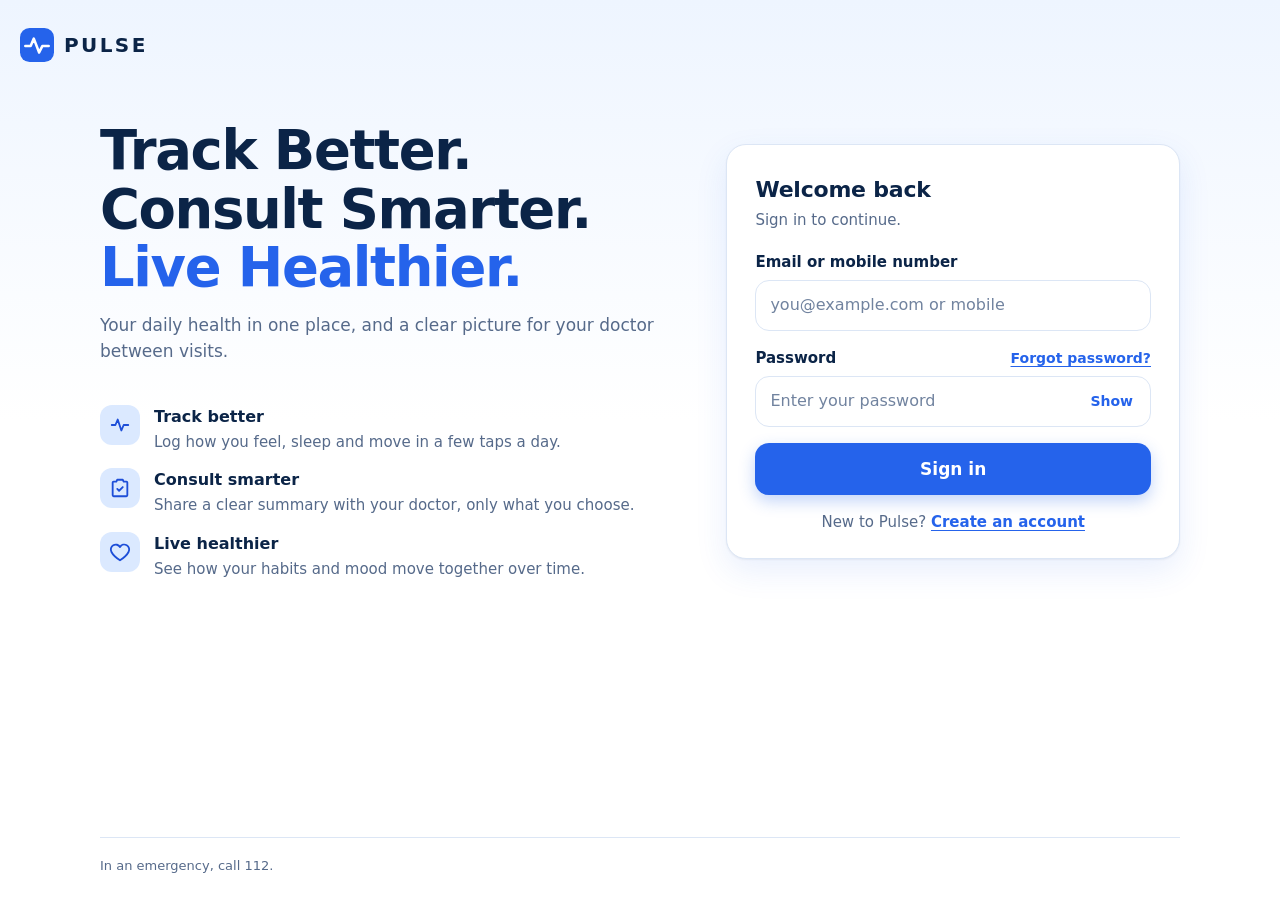
<file: index.html>
<!doctype html>
<html lang="en">
<head>
  <meta charset="utf-8">
  <meta name="viewport" content="width=device-width, initial-scale=1, viewport-fit=cover">
  <title>Pulse – Track Better. Consult Smarter. Live Healthier.</title>
  <meta name="description" content="Pulse helps you track your health between doctor visits and share a clear summary with your doctor.">
  <meta name="theme-color" content="#2563eb">
  <link rel="icon" href="data:image/svg+xml,%3Csvg xmlns='http://www.w3.org/2000/svg' viewBox='0 0 32 32'%3E%3Crect width='32' height='32' rx='9' fill='%232563eb'/%3E%3Cpath d='M5 17h5l3-7 5 13 3-6h6' fill='none' stroke='%23fff' stroke-width='2.4' stroke-linecap='round' stroke-linejoin='round'/%3E%3C/svg%3E">
  <link rel="stylesheet" href="css/style.css">
</head>
<body>
  <div class="page">
    <header class="site-header">
      <a class="brand" href="./" aria-label="Pulse home">
        <svg viewBox="0 0 32 32" aria-hidden="true">
          <rect width="32" height="32" rx="9" fill="#2563eb"/>
          <path d="M5 17h5l3-7 5 13 3-6h6" fill="none" stroke="#fff" stroke-width="2.4" stroke-linecap="round" stroke-linejoin="round"/>
        </svg>
        PULSE
      </a>
    </header>

    <main class="landing">
      <section class="hero">
        <h1 class="tagline">
          <span>Track Better.</span>
          <span>Consult Smarter.</span>
          <span class="accent">Live Healthier.</span>
        </h1>
        <p class="lead">Your daily health in one place, and a clear picture for your doctor between visits.</p>
      </section>

      <section class="login" aria-labelledby="login-title">
        <h2 id="login-title">Welcome back</h2>
        <p class="sub">Sign in to continue.</p>

        <form class="form-wrap" id="login-form" novalidate>
          <div class="form">
            <div class="field">
              <label for="identity" id="identity-label">Email or mobile number</label>
              <input class="input" id="identity" name="identity" type="text" inputmode="email"
                     autocomplete="username" autocapitalize="none" spellcheck="false"
                     placeholder="you@example.com or mobile" required>
            </div>

            <div class="field">
              <div class="field-head">
                <label for="password">Password</label>
                <a href="#">Forgot password?</a>
              </div>
              <div class="input-wrap">
                <input class="input" id="password" name="password" type="password"
                       autocomplete="current-password" placeholder="Enter your password" required>
                <button class="toggle-pass" type="button" id="toggle-pass" aria-controls="password" aria-pressed="false">Show</button>
              </div>
            </div>

            <p class="form-note" id="form-note" role="status" hidden></p>

            <button class="btn" type="submit" id="submit">Sign in</button>

            <p class="alt">New to Pulse? <a href="register.html">Create an account</a></p>
          </div>
        </form>
      </section>

      <ul class="points">
        <li>
          <span class="icon" aria-hidden="true">
            <svg viewBox="0 0 24 24" fill="none" stroke="currentColor" stroke-width="2" stroke-linecap="round" stroke-linejoin="round"><path d="M3 12h4l2.5-6 4 12 2.5-6H21"/></svg>
          </span>
          <div><strong>Track better</strong><span>Log how you feel, sleep and move in a few taps a day.</span></div>
        </li>
        <li>
          <span class="icon" aria-hidden="true">
            <svg viewBox="0 0 24 24" fill="none" stroke="currentColor" stroke-width="2" stroke-linecap="round" stroke-linejoin="round"><path d="M9 3h6l1 2h3a1 1 0 0 1 1 1v14a1 1 0 0 1-1 1H5a1 1 0 0 1-1-1V6a1 1 0 0 1 1-1h3z"/><path d="M9 13l2 2 4-4"/></svg>
          </span>
          <div><strong>Consult smarter</strong><span>Share a clear summary with your doctor, only what you choose.</span></div>
        </li>
        <li>
          <span class="icon" aria-hidden="true">
            <svg viewBox="0 0 24 24" fill="none" stroke="currentColor" stroke-width="2" stroke-linecap="round" stroke-linejoin="round"><path d="M12 21s-7-4.5-9.3-9A5.2 5.2 0 0 1 12 6.6 5.2 5.2 0 0 1 21.3 12C19 16.5 12 21 12 21z"/></svg>
          </span>
          <div><strong>Live healthier</strong><span>See how your habits and mood move together over time.</span></div>
        </li>
      </ul>
    </main>

    <footer class="site-footer">
      <p>In an emergency, call 112.</p>
    </footer>
  </div>

  <script src="js/pulse.js"></script>
  <script>
    (function () {
      Pulse.publicPage = true;
      var form = document.getElementById('login-form');
      var identity = document.getElementById('identity');
      var note = document.getElementById('form-note');
      var pass = document.getElementById('password');
      var toggle = document.getElementById('toggle-pass');

      toggle.addEventListener('click', function () {
        var show = pass.type === 'password';
        pass.type = show ? 'text' : 'password';
        toggle.textContent = show ? 'Hide' : 'Show';
        toggle.setAttribute('aria-pressed', String(show));
      });

      function say(text, isError) {
        note.textContent = text;
        note.classList.toggle('err', !!isError);
        note.hidden = false;
      }

      var EMAIL = /^[^\s@]+@[^\s@]+\.[^\s@]+$/, MOBILE = /^[6-9]\d{9}$/;

      form.addEventListener('submit', function (e) {
        e.preventDefault();
        if (!form.checkValidity()) { form.reportValidity(); return; }
        var id = identity.value.trim();
        if (!(EMAIL.test(id) || MOBILE.test(id.replace(/\s/g, '')))) {
          say('Enter a valid email address or a 10-digit mobile number.', true);
          return;
        }
        var btn = document.getElementById('submit');
        btn.disabled = true;
        say('Signing you in…', false);
        Pulse.post('/api/auth/login', { identity: id, password: pass.value }).then(function (res) {
          window.location.href = res.next === 'home' ? 'user.html' : 'register.html';
        }, function (err) {
          btn.disabled = false;
          say(err.message, true);
        });
      });
    })();
  </script>
</body>
</html>
</file>
<file: css/style.css>
/* Pulse — global styles
   White + blue theme. Mobile-first. No external fonts or libraries:
   system fonts only, so the page stays light on budget phones and slow networks. */

:root {
  color-scheme: light;

  --white: #ffffff;
  --bg: #f6f9ff;
  --blue-50: #eef5ff;
  --blue-100: #dbe9ff;
  --blue-200: #bcd4fb;
  --blue-500: #3b82f6;
  --blue-600: #2563eb;
  --blue-700: #1d4ed8;
  --navy: #0b2447;
  --text: #1b2f52;
  --muted: #566a8a;
  --placeholder: #71839f;
  --line: #dce6f5;
  --error: #b42318;
  --error-bg: #fef3f2;

  --radius: 14px;
  --radius-lg: 20px;
  --shadow: 0 1px 2px rgba(11, 36, 71, .06), 0 12px 32px rgba(37, 99, 235, .10);
  --ring: 0 0 0 4px rgba(37, 99, 235, .18);

  --font: system-ui, -apple-system, "Segoe UI", Roboto, "Noto Sans", "Noto Sans Devanagari", Helvetica, Arial, sans-serif;
}

/* ---------- base ---------- */
*, *::before, *::after { box-sizing: border-box; }
html { -webkit-text-size-adjust: 100%; }
body {
  margin: 0;
  min-height: 100vh;
  background: linear-gradient(180deg, var(--blue-50) 0, var(--white) 420px) no-repeat, var(--white);
  color: var(--text);
  font: 16px/1.55 var(--font);
  -webkit-font-smoothing: antialiased;
}
h1, h2, p, ul { margin: 0; }
ul { padding: 0; list-style: none; }
a { color: var(--blue-600); text-underline-offset: 3px; }
a:hover { color: var(--blue-700); }
button, input { font: inherit; color: inherit; }
button { cursor: pointer; }
.visually-hidden {
  position: absolute; width: 1px; height: 1px; margin: -1px; padding: 0; border: 0;
  overflow: hidden; clip: rect(0 0 0 0); white-space: nowrap;
}
:focus-visible { outline: 3px solid var(--blue-500); outline-offset: 2px; }

/* ---------- page shell ---------- */
.page {
  min-height: 100vh;
  display: flex; flex-direction: column;
  padding: env(safe-area-inset-top) max(20px, env(safe-area-inset-right)) env(safe-area-inset-bottom) max(20px, env(safe-area-inset-left));
}
.site-header { padding: 18px 0 4px; }
.brand {
  display: inline-flex; align-items: center; gap: 10px;
  color: var(--navy); font-weight: 800; font-size: 20px; letter-spacing: .12em; text-decoration: none;
}
.brand svg { width: 34px; height: 34px; flex: none; }

.landing {
  flex: 1; width: 100%; max-width: 1080px; margin: 0 auto;
  display: grid; gap: 24px; align-content: start;
  grid-template-areas: "hero" "login" "points";
  padding: 20px 0 32px;
}
.hero { grid-area: hero; }
.login { grid-area: login; }
.points { grid-area: points; }

/* ---------- hero ---------- */
.tagline {
  font-size: clamp(2rem, 9vw, 3.4rem);
  line-height: 1.08; font-weight: 800; letter-spacing: -.025em; color: var(--navy);
}
.tagline span { display: block; }
.tagline .accent { color: var(--blue-600); }
.lead { margin-top: 14px; max-width: 34em; color: var(--muted); font-size: 1.0625rem; }

.points { display: grid; gap: 14px; }
.points li { display: flex; gap: 14px; align-items: flex-start; }
.points .icon {
  flex: none; width: 40px; height: 40px; border-radius: 12px;
  display: grid; place-items: center; background: var(--blue-100); color: var(--blue-700);
}
.points .icon svg { width: 22px; height: 22px; }
.points strong { display: block; color: var(--navy); font-weight: 700; }
.points span { color: var(--muted); font-size: .9375rem; }

/* ---------- login card ---------- */
.login {
  background: var(--white); border: 1px solid var(--line); border-radius: var(--radius-lg);
  box-shadow: var(--shadow); padding: 22px 20px 20px;
}
.login h2 { font-size: 1.375rem; font-weight: 800; color: var(--navy); letter-spacing: -.01em; }
.login .sub { margin-top: 2px; color: var(--muted); font-size: .9375rem; }


/* form */
.form { margin-top: 18px; display: grid; gap: 16px; }
.field { display: grid; gap: 6px; }
.field > label, .field-head label { font-weight: 700; font-size: .9375rem; color: var(--navy); }
.field-head { display: flex; align-items: baseline; justify-content: space-between; gap: 12px; }
.field-head a { font-size: .875rem; font-weight: 600; }
.input {
  width: 100%; min-height: 52px; padding: 12px 14px;
  background: var(--white); border: 1.5px solid var(--line); border-radius: var(--radius);
  font-size: 1rem; /* 16px: stops iOS zooming into the field */
  transition: border-color .15s, box-shadow .15s;
}
.input::placeholder { color: var(--placeholder); }
.input:hover { border-color: var(--blue-200); }
.input:focus { outline: none; border-color: var(--blue-600); box-shadow: var(--ring); }
.input-wrap { position: relative; }
.input-wrap .input { padding-right: 76px; }
.toggle-pass {
  position: absolute; top: 50%; right: 6px; transform: translateY(-50%);
  min-height: 40px; padding: 0 12px; border: 0; border-radius: 10px; background: transparent;
  color: var(--blue-600); font-weight: 700; font-size: .875rem;
}
.toggle-pass:hover { background: var(--blue-50); }

.btn {
  display: inline-flex; align-items: center; justify-content: center; width: 100%;
  min-height: 52px; padding: 12px 20px; border: 0; border-radius: var(--radius);
  background: var(--blue-600); color: var(--white); font-weight: 700; font-size: 1.0625rem;
  box-shadow: 0 6px 16px rgba(37, 99, 235, .28); transition: background .15s, transform .05s;
}
.btn:hover { background: var(--blue-700); }
.btn:active { transform: translateY(1px); }

.form-note {
  padding: 10px 12px; border-radius: 10px; background: var(--blue-50); color: var(--blue-700);
  font-size: .875rem; font-weight: 600;
}
.form-note.err { background: var(--error-bg); color: var(--error); }
.form-note[hidden] { display: none; }
.alt { text-align: center; color: var(--muted); font-size: .9375rem; }
.alt a { font-weight: 700; }

/* ---------- footer ---------- */
.site-footer {
  max-width: 1080px; width: 100%; margin: 0 auto; padding: 18px 0 24px;
  border-top: 1px solid var(--line); color: var(--muted); font-size: .8125rem;
}

/* ---------- larger screens ---------- */
@media (min-width: 900px) {
  .site-header { padding-top: 28px; }
  .landing {
    grid-template-columns: 1.1fr .9fr; column-gap: 72px; row-gap: 32px; align-items: center;
    grid-template-areas: "hero login" "points login";
    padding: 48px 0 56px;
  }
  .hero { align-self: end; }
  .points { align-self: start; margin-top: 8px; }
  .login { padding: 28px 28px 24px; max-width: 460px; justify-self: end; width: 100%; }
}

/* =====================================================
   User home (user.html)
   ===================================================== */
[hidden] { display: none !important; }

:root { --success: #15803d; }

/* ---------- top bar: logo left, profile right ---------- */
.app-header {
  position: sticky; top: 0; z-index: 20;
  display: flex; align-items: center; justify-content: space-between; gap: 12px;
  padding: calc(10px + env(safe-area-inset-top)) max(20px, env(safe-area-inset-right)) 10px max(20px, env(safe-area-inset-left));
  background: rgba(255, 255, 255, .95); border-bottom: 1px solid var(--line);
  -webkit-backdrop-filter: blur(8px); backdrop-filter: blur(8px);
}
.profile { position: relative; }
.profile summary {
  list-style: none; display: flex; align-items: center; gap: 10px; cursor: pointer;
  min-height: 46px; padding: 4px 4px; border: 1.5px solid var(--line); border-radius: 99px; background: var(--white);
}
.profile summary::-webkit-details-marker { display: none; }
.profile summary:hover { border-color: var(--blue-200); }
.avatar {
  flex: none; width: 36px; height: 36px; border-radius: 50%; display: grid; place-items: center;
  background: var(--blue-600); color: var(--white); font-size: .875rem; font-weight: 800; letter-spacing: .02em;
}
.profile .pname { display: none; font-weight: 700; color: var(--navy); font-size: .9375rem; }
.profile .chev { display: none; width: 16px; height: 16px; margin-right: 8px; color: var(--muted); transition: transform .15s; }
.profile[open] .chev { transform: rotate(180deg); }
.profile-menu {
  position: absolute; right: 0; top: calc(100% + 8px); min-width: 220px; padding: 8px;
  background: var(--white); border: 1px solid var(--line); border-radius: var(--radius); box-shadow: var(--shadow);
}
.profile-menu .who { padding: 10px 12px 12px; margin-bottom: 6px; border-bottom: 1px solid var(--line); }
.profile-menu .who strong { display: block; color: var(--navy); }
.profile-menu .who span { color: var(--muted); font-size: .875rem; }
.profile-menu a {
  display: flex; align-items: center; min-height: 44px; padding: 0 12px; border-radius: 10px;
  color: var(--text); font-weight: 600; text-decoration: none;
}
.profile-menu a:hover { background: var(--blue-50); color: var(--blue-700); }
@media (min-width: 480px) {
  .profile summary { padding-right: 0; }
  .profile .pname { display: inline; }
  .profile .chev { display: block; }
}

/* ---------- page ---------- */
.dash {
  max-width: 1080px; margin: 0 auto; display: grid; grid-template-columns: minmax(0, 1fr); gap: 20px;
  padding: 18px max(20px, env(safe-area-inset-right)) calc(48px + env(safe-area-inset-bottom)) max(20px, env(safe-area-inset-left));
}

/* two wide buttons in a row */
.quick-nav { display: grid; grid-template-columns: repeat(2, 1fr); gap: 10px; }
.nav-btn {
  display: flex; flex-direction: column; align-items: center; justify-content: center; gap: 8px;
  min-height: 88px; padding: 12px 6px; background: var(--white); border: 1.5px solid var(--line); border-radius: var(--radius);
  color: var(--navy); font-weight: 700; text-decoration: none; transition: border-color .15s, background .15s;
}
.nav-btn:hover { border-color: var(--blue-600); background: var(--blue-50); color: var(--blue-700); }
.nav-btn .ico { width: 40px; height: 40px; border-radius: 12px; display: grid; place-items: center; background: var(--blue-100); color: var(--blue-700); }
.nav-btn svg { width: 22px; height: 22px; }
@media (min-width: 640px) {
  .nav-btn { flex-direction: row; gap: 12px; min-height: 68px; font-size: 1.0625rem; }
}

/* two halves: chart | check-in */
.panels { display: grid; grid-template-columns: minmax(0, 1fr); gap: 16px; }
.card {
  background: var(--white); border: 1px solid var(--line); border-radius: var(--radius-lg); padding: 18px;
  box-shadow: 0 1px 2px rgba(11, 36, 71, .04), 0 6px 20px rgba(37, 99, 235, .06);
}
.card-head { display: flex; align-items: flex-start; justify-content: space-between; gap: 12px; flex-wrap: wrap; }
.card h2 { font-size: 1.125rem; font-weight: 800; color: var(--navy); letter-spacing: -.005em; }
.card .sub { margin-top: 2px; color: var(--muted); font-size: .9375rem; }
@media (min-width: 860px) {
  .panels { grid-template-columns: repeat(2, minmax(0, 1fr)); gap: 20px; align-items: stretch; }
  .card { padding: 22px; }
}

/* health factor chart */
.hf-now { margin-top: 16px; display: flex; align-items: baseline; gap: 10px; flex-wrap: wrap; }
.hf-now .big { font-size: 2.5rem; font-weight: 800; letter-spacing: -.03em; color: var(--navy); line-height: 1; }
.chart-block { margin-top: 20px; padding-top: 16px; border-top: 1px solid var(--line); }
.chart-head { display: flex; align-items: baseline; justify-content: space-between; gap: 10px; flex-wrap: wrap; }
.chart-head h3 { font-size: .9375rem; font-weight: 800; color: var(--navy); }
.chg { font-weight: 700; font-size: .875rem; color: var(--success); }
.chg.down { color: var(--error); }
.chart { display: block; width: 100%; height: auto; margin-top: 8px; touch-action: pan-y; }
.chart text { font: 11px var(--font); fill: var(--muted); }
.chart .grid { stroke: var(--line); stroke-width: 1; }
.chart .line { fill: none; stroke: var(--blue-600); stroke-width: 2.5; stroke-linecap: round; stroke-linejoin: round; }
.chart .dot { fill: var(--white); stroke: var(--blue-600); stroke-width: 2.5; }
.chart .hover-line { stroke: var(--blue-200); stroke-width: 1.5; }
.chart .tip-bg { fill: var(--navy); }
.chart .tip-text { fill: var(--white); font-weight: 700; font-size: 12px; }

/* check-in */
.moods { margin-top: 16px; display: grid; grid-template-columns: repeat(5, 1fr); gap: 8px; }
.mood {
  display: grid; justify-items: center; align-content: start; gap: 4px; min-height: 84px; padding: 10px 2px 8px;
  background: var(--white); border: 1.5px solid var(--line); border-radius: var(--radius);
  transition: border-color .15s, background .15s, transform .05s;
}
.mood:hover { border-color: var(--blue-200); }
.mood:active { transform: translateY(1px); }
.mood .face { font-size: 1.75rem; line-height: 1.1; }
.mood .lbl { font-size: .75rem; font-weight: 700; color: var(--muted); text-align: center; }
.mood[aria-pressed="true"] { border-color: var(--blue-600); background: var(--blue-50); box-shadow: var(--ring); }
.mood[aria-pressed="true"] .lbl { color: var(--blue-700); }

.say {
  margin-top: 14px; display: flex; align-items: flex-end; gap: 8px; padding: 6px 6px 6px 16px;
  background: var(--white); border: 1.5px solid var(--line); border-radius: 22px;
  transition: border-color .15s, box-shadow .15s;
}
.say:focus-within { border-color: var(--blue-600); box-shadow: var(--ring); }
.say textarea {
  flex: 1; min-width: 0; max-height: 140px; padding: 10px 0; border: 0; outline: 0; resize: none;
  background: transparent; font: inherit; font-size: 1rem; color: var(--text);
}
.say textarea::placeholder { color: var(--placeholder); }
.send {
  flex: none; width: 46px; height: 46px; border: 0; border-radius: 50%; display: grid; place-items: center;
  background: var(--blue-600); color: var(--white); transition: background .15s;
}
.send:hover { background: var(--blue-700); }
.send svg { width: 20px; height: 20px; }
.note { margin-top: 12px; color: var(--blue-700); font-weight: 600; font-size: .9375rem; }
.note.err { color: var(--error); }
.recap { margin-top: 10px; padding: 10px 12px; border-radius: 12px; background: var(--blue-50); font-size: .9375rem; white-space: pre-wrap; overflow-wrap: anywhere; }
.support { margin-top: 10px; padding: 12px 14px; border-radius: 12px; border: 1px solid var(--blue-100); background: var(--blue-50); font-size: .9375rem; }

/* indulge: trusted videos */
.indulge h2 { font-size: 1.5rem; font-weight: 800; color: var(--navy); letter-spacing: -.02em; }
.indulge .sub { margin-top: 2px; color: var(--muted); }
.videos {
  margin: 14px -20px 0; padding: 4px 20px 12px; list-style: none;
  display: grid; grid-auto-flow: column; grid-auto-columns: 78%; gap: 14px;
  overflow-x: auto; scroll-snap-type: x mandatory; scroll-padding-inline: 20px; scrollbar-width: thin;
}
.video {
  height: 100%; display: flex; flex-direction: column; overflow: hidden; scroll-snap-align: start;
  background: var(--white); border: 1px solid var(--line); border-radius: var(--radius-lg);
  color: inherit; text-decoration: none; transition: box-shadow .15s, transform .1s;
}
.video:hover { color: inherit; box-shadow: var(--shadow); transform: translateY(-2px); }
.thumb { position: relative; aspect-ratio: 16 / 9; background: var(--blue-100); }
.thumb img { display: block; width: 100%; height: 100%; object-fit: cover; }
.play { position: absolute; inset: 0; display: grid; place-items: center; }
.play span { width: 46px; height: 46px; border-radius: 50%; display: grid; place-items: center; background: rgba(11, 36, 71, .72); }
.play svg { width: 20px; height: 20px; margin-left: 3px; fill: var(--white); }
.dur { position: absolute; right: 8px; bottom: 8px; padding: 2px 8px; border-radius: 6px; background: rgba(11, 36, 71, .85); color: var(--white); font-size: .75rem; font-weight: 700; }
.video-body { display: grid; gap: 6px; padding: 12px 14px 14px; }
.tag { justify-self: start; padding: 3px 10px; border-radius: 99px; background: var(--blue-100); color: var(--blue-700); font-size: .75rem; font-weight: 800; }
.video-title { color: var(--navy); font-weight: 700; line-height: 1.35; }
.video-meta { color: var(--muted); font-size: .875rem; }
@media (min-width: 640px) { .videos { grid-auto-columns: 44%; } }
@media (min-width: 960px) {
  .videos { margin: 14px 0 0; padding: 0; grid-auto-flow: row; grid-auto-columns: auto; grid-template-columns: repeat(3, 1fr); gap: 20px; overflow: visible; scroll-snap-type: none; }
}

/* ---------- 30-day logging calendar (check-in card) ---------- */
.log-cal { margin-top: 18px; padding-top: 16px; border-top: 1px solid var(--line); }
.log-head { display: flex; align-items: baseline; justify-content: space-between; gap: 10px; flex-wrap: wrap; }
.log-head h3 { font-size: .9375rem; font-weight: 800; color: var(--navy); }
.log-head .count { color: var(--muted); font-size: .875rem; font-weight: 600; }
.log-grid { margin-top: 12px; display: grid; grid-template-columns: repeat(7, minmax(0, 1fr)); gap: 6px; }
.log-grid .dow { text-align: center; font-size: .75rem; font-weight: 800; color: var(--muted); }
.log-cell {
  aspect-ratio: 1.15; display: grid; place-items: center; border-radius: 10px; border: 1.5px solid transparent;
  background: var(--blue-50); color: var(--muted); font-size: .875rem; font-weight: 700; font-variant-numeric: tabular-nums;
}
.log-cell.on { background: var(--blue-600); color: var(--white); }
.log-cell.today { border-color: var(--navy); }
.log-cell.blank { background: transparent; }
.log-legend { margin-top: 10px; display: flex; gap: 14px; flex-wrap: wrap; font-size: .75rem; color: var(--muted); }
.log-legend i { display: inline-block; width: 11px; height: 11px; margin-right: 6px; border-radius: 4px; vertical-align: -1px; background: var(--blue-50); border: 1px solid var(--blue-100); }
.log-legend i.on { background: var(--blue-600); border-color: var(--blue-600); }

/* =====================================================
   Tracker (tracker.html)
   ===================================================== */
:root { --hdr-h: 66px; --rail: 68px; }
.app-header { min-height: var(--hdr-h); }
.hdr-left { display: flex; align-items: center; gap: 10px; min-width: 0; }
.menu-btn {
  flex: none; width: 44px; height: 44px; display: grid; place-items: center;
  border: 1.5px solid var(--line); border-radius: 12px; background: var(--white); color: var(--navy);
}
.menu-btn svg { width: 22px; height: 22px; }

/* sidebar: drawer on phones, hover-to-open rail on desktop */
.sidebar {
  position: fixed; z-index: 30; top: var(--hdr-h); bottom: 0; left: 0; width: 280px;
  padding: 12px 10px 28px; overflow-y: auto; background: var(--white); border-right: 1px solid var(--line);
  transform: translateX(-100%); transition: transform .2s ease;
}
.sidebar.open { transform: none; box-shadow: var(--shadow); }
.scrim { position: fixed; z-index: 25; inset: var(--hdr-h) 0 0 0; background: rgba(11, 36, 71, .35); }
.side-group { margin: 14px 14px 4px; color: var(--muted); font-size: .75rem; font-weight: 800; letter-spacing: .08em; text-transform: uppercase; white-space: nowrap; }
.side-link {
  display: flex; align-items: center; gap: 14px; min-height: 46px; padding: 0 13px; border-radius: 12px;
  color: var(--text); font-weight: 600; text-decoration: none; white-space: nowrap;
}
.side-link:hover { background: var(--blue-50); color: var(--blue-700); }
.side-link[aria-current="page"] { background: var(--blue-100); color: var(--blue-700); }
.side-ico { flex: none; width: 22px; height: 22px; display: grid; place-items: center; }
.side-ico svg { width: 22px; height: 22px; }
.side-home { margin-bottom: 4px; color: var(--muted); }

@media (hover: hover) and (min-width: 860px) {
  .menu-btn, .scrim { display: none !important; }
  .sidebar { transform: none; width: var(--rail); overflow-x: hidden; scrollbar-width: none; transition: width .18s ease, box-shadow .18s ease; }
  .sidebar::-webkit-scrollbar { display: none; }
  .sidebar:hover, .sidebar:focus-within { width: 264px; box-shadow: var(--shadow); }
  .side-label, .side-group { opacity: 0; transition: opacity .12s; }
  .sidebar:hover .side-label, .sidebar:focus-within .side-label,
  .sidebar:hover .side-group, .sidebar:focus-within .side-group { opacity: 1; }
  .tr-main { margin-left: var(--rail); }
}

/* views */
.tr-main { padding: 20px max(20px, env(safe-area-inset-right)) calc(56px + env(safe-area-inset-bottom)) max(20px, env(safe-area-inset-left)); }
.view { max-width: 960px; margin: 0 auto; display: grid; grid-template-columns: minmax(0, 1fr); gap: 16px; }
.stack-grid { display: grid; grid-template-columns: minmax(0, 1fr); gap: 16px; }
.view-head { display: flex; align-items: flex-start; justify-content: space-between; gap: 12px; flex-wrap: wrap; }
.view-head h1 { font-size: clamp(1.5rem, 5vw, 1.875rem); font-weight: 800; letter-spacing: -.02em; color: var(--navy); }
.view-head .sub { margin-top: 2px; color: var(--muted); }
.sec-h { margin-top: 8px; font-size: 1.125rem; font-weight: 800; color: var(--navy); }
.fine { color: var(--muted); font-size: .875rem; }
.muted { color: var(--muted); }

.stats { display: grid; grid-template-columns: repeat(auto-fit, minmax(150px, 1fr)); gap: 12px; }
.stat { background: var(--white); border: 1px solid var(--line); border-radius: var(--radius); padding: 14px; }
.stat .k { color: var(--muted); font-size: .75rem; font-weight: 800; letter-spacing: .05em; text-transform: uppercase; }
.stat .v { margin-top: 4px; font-size: 1.5rem; font-weight: 800; letter-spacing: -.02em; color: var(--navy); line-height: 1.2; }
.stat .u { font-size: .875rem; font-weight: 600; color: var(--muted); }
.stat .s { margin-top: 2px; font-size: .8125rem; color: var(--muted); }

.tiles { display: grid; grid-template-columns: repeat(auto-fill, minmax(146px, 1fr)); gap: 12px; }
.tile {
  display: flex; flex-direction: column; gap: 6px; padding: 14px; background: var(--white); border: 1.5px solid var(--line);
  border-radius: var(--radius); color: inherit; text-decoration: none; transition: border-color .15s, background .15s;
}
.tile:hover { border-color: var(--blue-600); background: var(--blue-50); color: inherit; }
.tile .t-head { display: flex; align-items: center; gap: 8px; color: var(--muted); font-weight: 700; font-size: .875rem; }
.tile .t-head svg { width: 18px; height: 18px; color: var(--blue-600); }
.tile .t-val { font-size: 1.375rem; font-weight: 800; color: var(--navy); letter-spacing: -.02em; }
.tile .t-sub { font-size: .8125rem; color: var(--muted); }

.big-line { display: flex; align-items: baseline; gap: 10px; flex-wrap: wrap; }
.big-line .big { font-size: 2.5rem; font-weight: 800; letter-spacing: -.03em; color: var(--navy); line-height: 1; }
.card .bar { margin-top: 12px; height: 8px; border-radius: 99px; background: var(--blue-100); overflow: hidden; }
.card .bar > i { display: block; height: 100%; border-radius: 99px; background: var(--blue-600); }
.chart .bar-r { fill: var(--blue-200); }
.chart .bar-r.last { fill: var(--blue-600); }
.chart .goal { stroke: var(--blue-500); stroke-width: 1.5; stroke-dasharray: 5 4; }
.card h3 { font-size: 1rem; font-weight: 800; color: var(--navy); }

/* forms */
.form-row { display: grid; grid-template-columns: repeat(auto-fit, minmax(150px, 1fr)); gap: 12px; margin-top: 14px; align-items: end; }
.chips { display: flex; flex-wrap: wrap; gap: 8px; margin-top: 10px; }
.chip-btn {
  min-height: 40px; padding: 0 14px; border: 1.5px solid var(--line); border-radius: 99px; background: var(--white);
  color: var(--text); font-weight: 600; font-size: .9375rem; transition: border-color .15s, background .15s;
}
.chip-btn:hover { border-color: var(--blue-200); }
.chip-btn[aria-pressed="true"] { background: var(--blue-50); border-color: var(--blue-600); color: var(--blue-700); }
.btn-inline { width: auto; min-height: 46px; padding: 0 22px; font-size: 1rem; }
.field .input { min-height: 48px; }
select.input { appearance: auto; }
.msg-line { margin-top: 10px; min-height: 1.4em; font-weight: 600; font-size: .9375rem; color: var(--blue-700); }
.msg-line.err { color: var(--error); }
.rows { margin-top: 6px; }
.row-item { display: flex; align-items: center; gap: 12px; padding: 12px 0; border-bottom: 1px solid var(--line); }
.row-item:last-child { border-bottom: 0; }
.row-item .grow { flex: 1; min-width: 0; }
.row-item strong { display: block; color: var(--navy); }
.row-item .meta { color: var(--muted); font-size: .875rem; }
.x-btn { flex: none; width: 36px; height: 36px; border: 0; border-radius: 10px; background: transparent; color: var(--muted); font-size: 1.25rem; line-height: 1; }
.x-btn:hover { background: var(--blue-50); color: var(--error); }
.pill { display: inline-block; padding: 2px 10px; border-radius: 99px; background: var(--blue-100); color: var(--blue-700); font-size: .75rem; font-weight: 800; }
.dots { display: flex; gap: 6px; }
.dots i { width: 14px; height: 14px; border-radius: 50%; background: var(--blue-100); }
.dots i.on { background: var(--blue-600); }
.dots i.miss { background: var(--white); border: 2px solid var(--blue-200); }
.seg { display: inline-grid; grid-auto-flow: column; gap: 4px; padding: 4px; background: var(--blue-50); border: 1px solid var(--blue-100); border-radius: 12px; }
.seg button { min-height: 38px; padding: 0 14px; border: 0; border-radius: 9px; background: transparent; color: var(--muted); font-weight: 700; font-size: .875rem; }
.seg button[aria-pressed="true"] { background: var(--white); color: var(--blue-700); box-shadow: 0 1px 3px rgba(11, 36, 71, .15); }
.switch-row { display: flex; align-items: center; gap: 10px; font-weight: 600; font-size: .9375rem; }
.switch { position: relative; flex: none; width: 46px; height: 28px; }
.switch input { position: absolute; inset: 0; width: 100%; height: 100%; margin: 0; opacity: 0; cursor: pointer; z-index: 1; }
.switch span { position: absolute; inset: 0; border-radius: 99px; background: #c4cfe3; transition: background .15s; }
.switch span::after { content: ""; position: absolute; top: 3px; left: 3px; width: 22px; height: 22px; border-radius: 50%; background: var(--white); box-shadow: 0 1px 3px rgba(0, 0, 0, .25); transition: transform .15s; }
.switch input:checked + span { background: var(--blue-600); }
.switch input:checked + span::after { transform: translateX(18px); }
.switch input:focus-visible + span { outline: 3px solid var(--blue-500); outline-offset: 2px; }

/* cycle calendar */
.cycle-grid { display: grid; grid-template-columns: minmax(0, 1fr); gap: 16px; align-items: start; }
@media (min-width: 900px) { .cycle-grid { grid-template-columns: minmax(0, 460px) minmax(0, 1fr); gap: 20px; } }
.cal-head { display: flex; align-items: center; justify-content: space-between; gap: 8px; margin-bottom: 12px; }
.cal-head h2 { font-size: 1.125rem; }
.icon-btn { width: 40px; height: 40px; border: 1.5px solid var(--line); border-radius: 12px; background: var(--white); color: var(--navy); font-size: 1.25rem; line-height: 1; }
.icon-btn:hover:not(:disabled) { border-color: var(--blue-600); background: var(--blue-50); }
.icon-btn:disabled { opacity: .35; cursor: default; }
.cal { display: grid; grid-template-columns: repeat(7, minmax(0, 1fr)); gap: 6px; }
.cal .dow { text-align: center; font-size: .75rem; font-weight: 800; color: var(--muted); padding-bottom: 2px; }
.cal .day {
  aspect-ratio: 1; min-height: 38px; display: grid; place-items: center; border: 1.5px solid transparent; border-radius: 12px;
  background: #f4f7fd; color: var(--text); font-weight: 600; font-size: .9375rem; padding: 0;
}
.cal .day:hover:not(:disabled) { border-color: var(--blue-200); }
.cal .day:disabled { opacity: .3; cursor: default; }
.cal .day.blank { background: transparent; visibility: hidden; }
.cal .day.today { border-color: var(--blue-600); }
.cal .day.sel { box-shadow: var(--ring); border-color: var(--blue-600); }
.cal .day[data-flow="spotting"], .swatch.spotting { background: #fbd5dc; }
.cal .day[data-flow="light"], .swatch.light { background: #f5a9ba; }
.cal .day[data-flow="medium"], .swatch.medium { background: #d9436b; color: var(--white); }
.cal .day[data-flow="heavy"], .swatch.heavy { background: #a82049; color: var(--white); }
.flow-legend { display: flex; flex-wrap: wrap; gap: 14px; margin-top: 12px; font-size: .8125rem; color: var(--muted); }
.swatch { display: inline-block; width: 12px; height: 12px; border-radius: 4px; margin-right: 6px; vertical-align: -1px; }
.day-sheet { margin-top: 14px; padding: 14px; border-radius: var(--radius); background: var(--blue-50); border: 1px solid var(--blue-100); }
.learn-list { display: grid; gap: 10px; }
details.learn { background: var(--white); border: 1px solid var(--line); border-radius: var(--radius); padding: 0 16px; }
details.learn summary { display: flex; align-items: center; justify-content: space-between; gap: 12px; min-height: 52px; cursor: pointer; list-style: none; font-weight: 700; color: var(--navy); }
details.learn summary::-webkit-details-marker { display: none; }
details.learn summary::after { content: "+"; flex: none; font-size: 1.375rem; font-weight: 500; color: var(--blue-600); }
details.learn[open] summary::after { content: "–"; }
details.learn .body { padding: 0 0 16px; color: var(--text); }
details.learn .body p + p { margin-top: 8px; }
details.learn .tagline-sm { display: block; margin-top: 2px; color: var(--muted); font-size: .875rem; font-weight: 500; }

/* questionnaire */
.opt-list { display: grid; gap: 10px; margin-top: 14px; }
.opt { width: 100%; min-height: 52px; padding: 12px 16px; text-align: left; border: 1.5px solid var(--line); border-radius: var(--radius); background: var(--white); font-weight: 600; }
.opt:hover { border-color: var(--blue-600); }
.opt[aria-pressed="true"] { border-color: var(--blue-600); background: var(--blue-50); }
.q-top { display: flex; align-items: center; justify-content: space-between; gap: 12px; }
.q-prompt { margin-top: 14px; font-size: 1.125rem; font-weight: 700; color: var(--navy); line-height: 1.4; }
.score-box { margin-top: 14px; padding: 16px; border-radius: var(--radius); background: var(--blue-50); border: 1px solid var(--blue-100); }
.score-box .big { font-size: 2.25rem; font-weight: 800; color: var(--navy); letter-spacing: -.02em; }
.support-box { margin-top: 12px; padding: 12px 14px; border-radius: var(--radius); border: 1px solid var(--blue-200); background: var(--blue-50); font-size: .9375rem; }

/* Pulsie: chat */
.chat {
  display: flex; flex-direction: column; max-width: 820px; margin: 0 auto; width: 100%;
  height: calc(100vh - var(--hdr-h) - 40px); height: calc(100dvh - var(--hdr-h) - 40px); min-height: 480px;
  background: var(--white); border: 1px solid var(--line); border-radius: var(--radius-lg); overflow: hidden;
}
.chat-top { display: flex; flex-wrap: wrap; align-items: center; justify-content: space-between; gap: 10px; padding: 12px 16px; border-bottom: 1px solid var(--line); }
.chat-acts { display: flex; gap: 8px; }
.btn-ghost:disabled { opacity: .45; cursor: default; background: var(--white); border-color: var(--line); }
.chat-top h1 { font-size: 1.0625rem; font-weight: 800; color: var(--navy); }
.chat-top p { font-size: .8125rem; color: var(--muted); }
.btn-ghost { min-height: 40px; padding: 0 14px; border: 1.5px solid var(--line); border-radius: 12px; background: var(--white); color: var(--blue-700); font-weight: 700; font-size: .875rem; }
.btn-ghost:hover { border-color: var(--blue-600); background: var(--blue-50); }
.msgs { flex: 1; min-height: 0; overflow-y: auto; padding: 20px 16px; display: flex; flex-direction: column; gap: 22px; scroll-behavior: smooth; }
.msg { display: flex; gap: 12px; }
.msg .av { flex: none; width: 30px; height: 30px; border-radius: 50%; display: grid; place-items: center; background: var(--blue-600); }
.msg .av svg { width: 18px; height: 18px; }
/* Pulsie's face: the artwork replaces the blue circle */
.msg .av.pulsie { width: 44px; height: 44px; border-radius: 0; background: none; }
.msg .av.pulsie img { width: 100%; height: 100%; object-fit: contain; filter: drop-shadow(0 1px 2px rgba(11, 36, 71, .24)); }
.chat-id { display: flex; align-items: center; gap: 12px; min-width: 0; }
.pulsie-face { flex: none; width: 56px; height: 56px; object-fit: contain; filter: drop-shadow(0 1px 3px rgba(11, 36, 71, .24)); }
.pulsie-face.pop { animation: pulsie-pop .35s ease; }
@keyframes pulsie-pop { 0% { transform: scale(.86); } 60% { transform: scale(1.08); } 100% { transform: scale(1); } }
@media (prefers-reduced-motion: reduce) { .pulsie-face.pop { animation: none; } }
.side-ico img, .tile .t-head img { width: 22px; height: 22px; object-fit: contain; }
.msg .txt { min-width: 0; padding-top: 3px; overflow-wrap: anywhere; white-space: pre-wrap; line-height: 1.6; }
.msg.user { justify-content: flex-end; }
.msg.user .txt { max-width: 82%; padding: 10px 15px; border-radius: 18px 18px 4px 18px; background: var(--blue-50); border: 1px solid var(--blue-100); }
.msg.bot .txt { max-width: 92%; }
.typing { display: inline-flex; gap: 5px; align-items: center; padding-top: 9px; }
.typing i { width: 7px; height: 7px; border-radius: 50%; background: var(--blue-500); opacity: .35; animation: blink 1.1s infinite; }
.typing i:nth-child(2) { animation-delay: .18s; }
.typing i:nth-child(3) { animation-delay: .36s; }
@keyframes blink { 0%, 80%, 100% { opacity: .3; } 40% { opacity: 1; } }
.starters { display: flex; flex-wrap: wrap; gap: 8px; margin-top: 12px; }
.crisis { padding: 14px; border-radius: 14px; border: 1px solid var(--blue-200); background: var(--blue-50); }
.crisis p + p { margin-top: 6px; }
.crisis .acts { display: flex; flex-wrap: wrap; gap: 8px; margin-top: 12px; }
.crisis .btn { width: auto; }
.pulsie-gate { flex: 1; overflow-y: auto; padding: 24px 20px; max-width: 640px; }
.pulsie-gate h2 { color: var(--navy); }
.gate-face { width: 84px; height: 84px; display: block; margin-bottom: 8px; filter: drop-shadow(0 2px 4px rgba(11, 36, 71, .22)); }
.gate-list { list-style: disc; margin: 14px 0 0; padding-left: 20px; display: grid; gap: 8px; line-height: 1.55; }
.score-card { padding: 16px; border-radius: 14px; border: 1px solid var(--blue-200); background: var(--white); box-shadow: var(--shadow-sm, 0 1px 3px rgba(15,40,90,.08)); }
.score-card p + p, .score-card .acts { margin-top: 8px; }
.score-card .acts { display: flex; flex-wrap: wrap; gap: 8px; }
.score-card .btn, .crisis .btn { width: auto; text-decoration: none; }
.score-line { display: flex; align-items: baseline; gap: 6px; margin-bottom: 4px; }
.score-n { font-size: 2.5rem; font-weight: 800; line-height: 1; color: var(--blue-700); }
.score-of { color: var(--muted); font-weight: 700; }
/* DEMO ONLY: shows who was alerted. Not part of the final product. */
.demo-only { padding: 12px 14px; border-radius: 12px; border: 1.5px dashed #d97706; background: #fffbeb; color: #78350f; font-size: .9375rem; line-height: 1.5; }
.demo-only .tag { display: inline-block; margin-right: 8px; padding: 2px 8px; border-radius: 999px; background: #d97706; color: #fff; font-size: .6875rem; font-weight: 800; letter-spacing: .04em; text-transform: uppercase; }
.demo-only a { color: inherit; font-weight: 700; }
.composer { padding: 10px 12px calc(10px + env(safe-area-inset-bottom)); border-top: 1px solid var(--line); background: var(--white); }
.composer form { display: flex; align-items: flex-end; gap: 8px; padding: 6px 6px 6px 16px; border: 1.5px solid var(--line); border-radius: 24px; background: var(--white); transition: border-color .15s, box-shadow .15s; }
.composer form:focus-within { border-color: var(--blue-600); box-shadow: var(--ring); }
.composer textarea { flex: 1; min-width: 0; max-height: 150px; padding: 10px 0; border: 0; outline: 0; resize: none; background: transparent; font: inherit; font-size: 1rem; color: var(--text); }
.composer textarea::placeholder { color: var(--placeholder); }
.composer .send { flex: none; width: 44px; height: 44px; border: 0; border-radius: 50%; display: grid; place-items: center; background: var(--blue-600); color: var(--white); }
.composer .send:hover { background: var(--blue-700); }
.composer .send:disabled { opacity: .4; cursor: default; }
.composer .send svg { width: 20px; height: 20px; }
.composer .fine { margin-top: 6px; text-align: center; font-size: .75rem; }

@media (max-width: 480px) { .view-head .seg { width: 100%; } }
@media print { .sidebar, .scrim, .menu-btn, .app-header, .no-print { display: none !important; } .tr-main { margin-left: 0 !important; padding: 0 !important; } body { background: #fff !important; } }

.pill-link {
  display: inline-flex; align-items: center; min-height: 40px; padding: 0 16px; border: 1.5px solid var(--line); border-radius: 99px;
  background: var(--white); color: var(--blue-700); font-weight: 700; font-size: .9375rem; text-decoration: none; cursor: pointer;
}
.pill-link:hover { border-color: var(--blue-200); background: var(--blue-50); color: var(--blue-700); }

/* =====================================================
   Registration / onboarding (register.html)
   ===================================================== */
.avatar { overflow: hidden; }
.avatar img { display: block; width: 100%; height: 100%; object-fit: cover; border-radius: 50%; }
.onb-main { max-width: 640px; margin: 0 auto; display: grid; gap: 14px; padding: 18px max(20px, env(safe-area-inset-right)) calc(56px + env(safe-area-inset-bottom)) max(20px, env(safe-area-inset-left)); }
.onb-progress { display: flex; align-items: center; justify-content: space-between; gap: 12px; color: var(--muted); font-size: .875rem; font-weight: 700; }
.onb-bar { height: 8px; border-radius: 99px; background: var(--blue-100); overflow: hidden; }
.onb-bar > i { display: block; height: 100%; border-radius: 99px; background: var(--blue-600); transition: width .25s ease; }
.onb-card { padding: 24px 20px; }
.onb-card h1 { font-size: clamp(1.5rem, 6vw, 1.875rem); font-weight: 800; letter-spacing: -.02em; line-height: 1.2; color: var(--navy); }
.onb-card h1:focus { outline: none; }
.onb-card .lead { margin-top: 8px; color: var(--muted); }
.onb-form { display: grid; gap: 16px; margin-top: 20px; }
.onb-form .two { display: grid; grid-template-columns: repeat(2, minmax(0, 1fr)); gap: 12px; }
@media (max-width: 420px) { .onb-form .two { grid-template-columns: minmax(0, 1fr); } }
.why { margin-top: 2px; color: var(--muted); font-size: .8125rem; }
.field-err { color: var(--error); font-size: .8125rem; font-weight: 600; }
.input.invalid { border-color: var(--error); }
.err-box { padding: 10px 12px; border-radius: 10px; background: var(--error-bg); color: var(--error); font-size: .875rem; font-weight: 600; }
.ok-box { padding: 10px 12px; border-radius: 10px; background: #e7f6ec; color: #15803d; font-size: .875rem; font-weight: 600; }
.nav-row { display: flex; gap: 10px; margin-top: 24px; }
.nav-row .btn { flex: 1; }
.nav-row .btn-secondary { flex: 0 0 auto; width: auto; min-width: 96px; }
.btn-secondary { background: var(--white); color: var(--blue-700); border: 1.5px solid var(--blue-600); box-shadow: none; }
.btn-secondary:hover { background: var(--blue-50); color: var(--blue-700); }
.btn[disabled] { opacity: .5; cursor: default; box-shadow: none; }
.opt-cards { display: grid; gap: 10px; }
label.opt-card {
  display: flex; align-items: flex-start; gap: 12px; padding: 14px; background: var(--white); border: 1.5px solid var(--line);
  border-radius: 14px; cursor: pointer; transition: border-color .15s, background .15s;
}
label.opt-card:hover { border-color: var(--blue-200); }
label.opt-card:has(input:checked) { border-color: var(--blue-600); background: var(--blue-50); }
label.opt-card input { flex: none; width: 22px; height: 22px; margin-top: 1px; accent-color: var(--blue-600); }
label.opt-card strong { display: block; color: var(--navy); }
label.opt-card span.d { color: var(--muted); font-size: .875rem; }
.opt-card.is-disabled { background: #f4f6fa; cursor: default; opacity: .65; }
.opt-card.is-disabled:hover { border-color: var(--line); }
.soon { display: inline-block; margin-left: 8px; padding: 2px 8px; border-radius: 99px; background: #e8ecf3; color: var(--muted); font-size: .6875rem; font-weight: 800; letter-spacing: .03em; vertical-align: 1px; }
.sub-block { margin: -2px 0 4px; padding: 14px; border-radius: 14px; background: var(--blue-50); border: 1px solid var(--blue-100); display: grid; gap: 12px; }
.group-label { margin-top: 8px; color: var(--navy); font-weight: 800; font-size: .9375rem; }
.pick { display: flex; flex-wrap: wrap; align-items: center; gap: 10px 12px; padding: 12px; border: 1.5px solid var(--line); border-radius: 14px; background: var(--white); }
.pick .grow { flex: 1 1 170px; min-width: 0; }
.pick strong { display: block; color: var(--navy); }
.pick .meta { display: block; color: var(--muted); font-size: .8125rem; }
.pick.chosen { border-color: var(--blue-600); background: var(--blue-50); }
.consent-row { display: flex; align-items: flex-start; gap: 12px; padding: 14px 0; border-bottom: 1px solid var(--line); }
.consent-row:last-of-type { border-bottom: 0; }
.consent-row input { flex: none; width: 22px; height: 22px; margin-top: 2px; accent-color: var(--blue-600); }
.consent-row strong { display: block; color: var(--navy); }
.consent-row .d { color: var(--muted); font-size: .875rem; }
.req-tag { margin-left: 6px; color: var(--blue-700); font-size: .75rem; font-weight: 800; }

/* =====================================================
   Profile (profile.html)
   ===================================================== */
.hero-card { position: relative; overflow: hidden; background: var(--white); border: 1px solid var(--line); border-radius: var(--radius-lg); box-shadow: 0 1px 2px rgba(11, 36, 71, .04), 0 10px 30px rgba(37, 99, 235, .08); }
.hero-banner {
  height: 120px; position: relative;
  background:
    url("data:image/svg+xml,%3Csvg xmlns='http://www.w3.org/2000/svg' viewBox='0 0 600 120' preserveAspectRatio='none'%3E%3Cpath d='M0 70h150l22-38 36 76 28-50h60l20-26 24 52 24-26h236' fill='none' stroke='%23ffffff' stroke-opacity='.22' stroke-width='3' stroke-linecap='round' stroke-linejoin='round'/%3E%3C/svg%3E") center / cover no-repeat,
    linear-gradient(120deg, #1d4ed8 0%, #2563eb 48%, #60a5fa 100%);
}
.hero-body { padding: 0 22px 22px; display: grid; gap: 18px; }
.hero-top { display: flex; flex-wrap: wrap; align-items: flex-start; gap: 4px 18px; }
.av-wrap { position: relative; flex: none; width: 108px; height: 108px; margin-top: -54px; }
.avatar-xl {
  width: 108px; height: 108px; border-radius: 50%; border: 4px solid var(--white); overflow: hidden; display: grid; place-items: center;
  background: var(--blue-100); color: var(--blue-700); font-size: 2.375rem; font-weight: 800; letter-spacing: .02em;
  box-shadow: 0 4px 14px rgba(11, 36, 71, .18);
}
.avatar-xl img { width: 100%; height: 100%; object-fit: cover; display: block; }
.cam-btn {
  position: absolute; right: -2px; bottom: 4px; width: 38px; height: 38px; border-radius: 50%; border: 3px solid var(--white);
  display: grid; place-items: center; background: var(--blue-600); color: var(--white); box-shadow: 0 2px 6px rgba(11, 36, 71, .25);
}
.cam-btn:hover { background: var(--blue-700); }
.cam-btn svg { width: 18px; height: 18px; }
.hero-name { flex: 1; min-width: 200px; padding-top: 14px; }
.hero-name h1 { font-size: clamp(1.5rem, 5vw, 2rem); font-weight: 800; letter-spacing: -.02em; color: var(--navy); line-height: 1.15; }
.hero-name .sub { margin-top: 2px; color: var(--muted); }
.hero-actions { display: flex; flex-wrap: wrap; gap: 8px; align-items: center; padding-top: 18px; }
.link-btn { padding: 8px 4px; border: 0; background: none; color: var(--blue-600); font-weight: 700; text-decoration: underline; text-underline-offset: 3px; }
.link-btn:hover { color: var(--blue-700); }
.hero-chips { display: flex; flex-wrap: wrap; gap: 8px; }
.chip-ok { display: inline-flex; align-items: center; gap: 6px; padding: 4px 10px; border-radius: 99px; background: #dcf4e4; color: #15803d; font-size: .8125rem; font-weight: 700; }
.chip-ok svg { width: 14px; height: 14px; }
.chip-warn { display: inline-flex; align-items: center; gap: 6px; padding: 4px 10px; border-radius: 99px; background: var(--blue-50); color: var(--blue-700); font-size: .8125rem; font-weight: 700; }
.hero-stats { display: grid; grid-template-columns: repeat(auto-fit, minmax(104px, 1fr)); gap: 14px; padding-top: 18px; border-top: 1px solid var(--line); }
.hstat .v { color: var(--navy); font-size: 1.5rem; font-weight: 800; letter-spacing: -.02em; line-height: 1.15; }
.hstat .u { color: var(--muted); font-size: .875rem; font-weight: 600; }
.hstat .k { color: var(--muted); font-size: .75rem; font-weight: 800; letter-spacing: .06em; text-transform: uppercase; }

.sec-nav {
  position: sticky; top: var(--hdr-h); z-index: 15; display: flex; gap: 8px; overflow-x: auto; padding: 10px 0; margin: 0 -20px; padding-inline: 20px;
  background: rgba(246, 249, 255, .92); -webkit-backdrop-filter: blur(8px); backdrop-filter: blur(8px); scrollbar-width: none;
}
.sec-nav::-webkit-scrollbar { display: none; }
.sec-nav a {
  flex: none; padding: 8px 14px; border: 1.5px solid var(--line); border-radius: 99px; background: var(--white);
  color: var(--text); font-weight: 700; font-size: .875rem; text-decoration: none;
}
.sec-nav a:hover { border-color: var(--blue-600); color: var(--blue-700); }

.pcols { columns: 2 360px; column-gap: 20px; }
.pcard { break-inside: avoid; margin: 0 0 20px; scroll-margin-top: calc(var(--hdr-h) + 70px); }
.pcard-head { display: flex; align-items: flex-start; justify-content: space-between; gap: 10px; }
.pcard-head h2 { font-size: 1.125rem; font-weight: 800; color: var(--navy); }
.pcard .vis { display: flex; align-items: flex-start; gap: 6px; margin-top: 6px; color: var(--muted); font-size: .8125rem; }
.pcard .vis svg { flex: none; width: 14px; height: 14px; margin-top: 2px; }
.dl { display: grid; gap: 14px; margin: 16px 0 0; }
.dl-row { display: grid; grid-template-columns: minmax(0, 120px) minmax(0, 1fr); gap: 4px 12px; align-items: start; }
@media (max-width: 400px) { .dl-row { grid-template-columns: minmax(0, 1fr); } }
.dl-row dt { color: var(--muted); font-size: .875rem; font-weight: 700; }
.dl-row dd { margin: 0; color: var(--navy); font-weight: 600; overflow-wrap: anywhere; }
.dl-row dd .muted { font-weight: 500; }
.form-grid { display: grid; grid-template-columns: repeat(auto-fit, minmax(190px, 1fr)); gap: 12px; margin-top: 14px; }
.form-grid .wide { grid-column: 1 / -1; }
.btn-row.tight { margin-top: 16px; }
.mini-ok { display: inline-flex; align-items: center; gap: 4px; margin-left: 6px; color: #15803d; font-size: .75rem; font-weight: 800; }
.mini-no { margin-left: 6px; color: var(--blue-700); font-size: .75rem; font-weight: 800; }
.tag-list { display: flex; flex-wrap: wrap; gap: 8px; margin-top: 8px; }
.tag-x { display: inline-flex; align-items: center; gap: 4px; padding: 4px 6px 4px 12px; border-radius: 99px; background: var(--blue-50); border: 1px solid var(--blue-100); color: var(--blue-700); font-size: .875rem; font-weight: 700; }
.tag-x button { width: 24px; height: 24px; border: 0; border-radius: 50%; background: transparent; color: var(--blue-700); font-size: 1.125rem; line-height: 1; }
.tag-x button:hover { background: var(--blue-100); }
.tag-plain { padding: 4px 12px; border-radius: 99px; background: var(--blue-50); border: 1px solid var(--blue-100); color: var(--blue-700); font-size: .875rem; font-weight: 700; }
.delta-grid { display: grid; grid-template-columns: repeat(2, minmax(0, 1fr)); gap: 12px; margin-top: 16px; }
.bcell { padding: 14px; border-radius: var(--radius); background: var(--blue-50); border: 1px solid var(--blue-100); }
.bcell .k { color: var(--muted); font-size: .75rem; font-weight: 800; letter-spacing: .05em; text-transform: uppercase; }
.bcell .v { margin-top: 4px; color: var(--navy); font-size: 1.375rem; font-weight: 800; letter-spacing: -.02em; }
.bcell .v i { font-style: normal; color: var(--muted); font-weight: 600; font-size: 1rem; padding: 0 2px; }
.bcell .s { margin-top: 2px; color: var(--muted); font-size: .8125rem; }
.time-in { width: 138px; min-height: 40px; padding: 6px 10px; }
.perm .time-in { margin-left: auto; }
.warn-line { margin-top: 6px; color: var(--blue-700); font-size: .8125rem; font-weight: 600; }
.sum-box { margin-top: 14px; padding: 12px 14px; border-radius: var(--radius); background: var(--blue-50); border: 1px solid var(--blue-100); color: var(--navy); font-weight: 600; }
.plan-price { margin-top: 12px; display: flex; align-items: baseline; gap: 6px; }
.plan-price b { color: var(--navy); font-size: 2rem; font-weight: 800; letter-spacing: -.03em; }
.bill-row { display: flex; justify-content: space-between; gap: 12px; padding: 10px 0; border-bottom: 1px solid var(--line); font-size: .9375rem; }
.bill-row:last-child { border-bottom: 0; }

/* =====================================================
   Healthcare (healthcare.html)
   ===================================================== */
.demo-note { padding: 10px 14px; border-radius: var(--radius); background: var(--blue-50); border: 1px dashed var(--blue-200); color: var(--blue-700); font-size: .875rem; font-weight: 600; }
.cards-2 { display: grid; grid-template-columns: minmax(0, 1fr); gap: 16px; }
@media (min-width: 860px) { .cards-2 { grid-template-columns: repeat(2, minmax(0, 1fr)); } }
.card-link { display: inline-block; margin-top: 12px; font-weight: 700; }
.empty { padding: 14px 0 4px; color: var(--muted); }
.st { display: inline-block; padding: 3px 10px; border-radius: 99px; font-size: .75rem; font-weight: 800; white-space: nowrap; }
.st.ordered { background: var(--blue-100); color: var(--blue-700); }
.st.uploaded { background: #dcf4e4; color: #15803d; }
.st.reviewed { background: #e9edf4; color: #475a7a; }
.st.cancelled { background: #f1e6e4; color: #8a3b30; }
.avatar-lg { flex: none; width: 56px; height: 56px; border-radius: 50%; display: grid; place-items: center; background: var(--blue-100); color: var(--blue-700); font-size: 1.125rem; font-weight: 800; }
.avatar-md { width: 44px; height: 44px; font-size: 1rem; }

/* provider filters + list */
.filters { display: grid; gap: 14px; }
.filter-row { display: grid; grid-template-columns: repeat(auto-fit, minmax(160px, 1fr)); gap: 12px; align-items: end; }
.doc-list { display: grid; gap: 12px; }
.doc { background: var(--white); border: 1px solid var(--line); border-radius: var(--radius-lg); overflow: hidden; transition: border-color .15s, box-shadow .15s; }
.doc.open { border-color: var(--blue-200); box-shadow: var(--shadow); }
.doc-head { width: 100%; display: flex; align-items: flex-start; gap: 14px; padding: 16px; border: 0; background: transparent; text-align: left; }
.doc-head:hover { background: #fafcff; }
.doc-main { flex: 1; min-width: 0; }
.doc-name { font-size: 1.0625rem; font-weight: 800; color: var(--navy); }
.doc-deg { margin-top: 1px; color: var(--muted); font-size: .875rem; }
.doc-spec { margin-top: 6px; display: flex; flex-wrap: wrap; gap: 6px; align-items: center; }
.doc-meta { margin-top: 8px; display: flex; flex-wrap: wrap; gap: 4px 16px; font-size: .875rem; color: var(--text); }
.doc-meta span { overflow-wrap: anywhere; }
.doc-chev { flex: none; width: 20px; height: 20px; margin-top: 4px; color: var(--muted); transition: transform .15s; }
.doc.open .doc-chev { transform: rotate(180deg); }
.doc-body { display: grid; grid-template-columns: minmax(0, 1fr); gap: 22px; padding: 18px 16px 20px; border-top: 1px solid var(--line); }
@media (min-width: 860px) { .doc-body { grid-template-columns: minmax(0, 1fr) minmax(0, 1.1fr); gap: 28px; padding: 20px 20px 22px; } }
.kv { display: grid; gap: 12px; margin: 0; }
.kv dt { color: var(--muted); font-size: .75rem; font-weight: 800; letter-spacing: .05em; text-transform: uppercase; }
.kv dd { margin: 2px 0 0; }
.book h3 { margin-bottom: 10px; }
.date-strip { display: flex; gap: 8px; margin-top: 10px; padding: 2px 2px 8px; overflow-x: auto; }
.date-btn { flex: none; min-width: 62px; padding: 8px 6px; border: 1.5px solid var(--line); border-radius: 12px; background: var(--white); text-align: center; line-height: 1.25; }
.date-btn span { display: block; color: var(--muted); font-size: .6875rem; font-weight: 800; letter-spacing: .04em; text-transform: uppercase; }
.date-btn b { display: block; color: var(--navy); font-size: 1.0625rem; }
.date-btn:hover:not(:disabled) { border-color: var(--blue-200); }
.date-btn[aria-pressed="true"] { border-color: var(--blue-600); background: var(--blue-50); }
.date-btn:disabled { opacity: .4; cursor: default; }
.slots { display: grid; grid-template-columns: repeat(auto-fill, minmax(86px, 1fr)); gap: 8px; margin-top: 10px; }
.slot { min-height: 42px; border: 1.5px solid var(--line); border-radius: 10px; background: var(--white); color: var(--text); font-weight: 700; font-size: .875rem; }
.slot:hover:not(:disabled) { border-color: var(--blue-600); }
.slot[aria-pressed="true"] { border-color: var(--blue-600); background: var(--blue-600); color: var(--white); }
.slot:disabled { opacity: .35; text-decoration: line-through; cursor: default; }
.check-row { display: flex; align-items: flex-start; gap: 10px; margin-top: 14px; font-size: .9375rem; }
.check-row input { flex: none; width: 20px; height: 20px; margin-top: 2px; accent-color: var(--blue-600); }
.confirm-box { padding: 16px; border-radius: var(--radius); background: var(--blue-50); border: 1px solid var(--blue-100); }
.confirm-box strong { color: var(--navy); }
.consent-box { margin-top: 14px; padding: 14px; border-radius: var(--radius); border: 1.5px solid var(--blue-200); background: var(--white); }
.btn-row { display: flex; flex-wrap: wrap; gap: 10px; margin-top: 14px; }
.btn-outline-sm { min-height: 42px; padding: 0 16px; border: 1.5px solid var(--blue-600); border-radius: 12px; background: var(--white); color: var(--blue-700); font-weight: 700; }
.btn-outline-sm:hover { background: var(--blue-50); }
.btn-danger-sm { min-height: 42px; padding: 0 16px; border: 1.5px solid #e4b4ac; border-radius: 12px; background: var(--white); color: var(--error); font-weight: 700; }
.btn-danger-sm:hover { background: var(--error-bg); }

/* appointments + tests + sharing rows */
.item-card { display: flex; flex-direction: column; gap: 10px; padding: 16px 0; border-bottom: 1px solid var(--line); }
.item-card:last-child { border-bottom: 0; padding-bottom: 0; }
.item-card:first-child { padding-top: 6px; }
.item-top { display: flex; align-items: flex-start; gap: 12px; }
.item-top .grow { flex: 1; min-width: 0; }
.item-top strong { display: block; color: var(--navy); }
.item-top .meta { display: block; color: var(--muted); font-size: .875rem; }
.perm { display: flex; flex-wrap: wrap; align-items: center; gap: 8px 12px; padding: 12px 0; border-bottom: 1px solid var(--line); }
.perm:last-of-type { border-bottom: 0; }
.perm .grow { flex: 1 1 150px; min-width: 0; }
.perm strong { display: block; color: var(--navy); font-size: .9375rem; }
.perm .meta { color: var(--muted); font-size: .8125rem; }
.perm.locked { opacity: .75; }
.lab-grid { display: grid; grid-template-columns: repeat(auto-fill, minmax(230px, 1fr)); gap: 12px; }
.lab-card { padding: 14px; border: 1px solid var(--line); border-radius: var(--radius); background: var(--white); }
.lab-card .k { color: var(--muted); font-size: .75rem; font-weight: 800; letter-spacing: .05em; text-transform: uppercase; }
.lab-card .v { margin-top: 2px; color: var(--navy); font-size: 1.5rem; font-weight: 800; letter-spacing: -.02em; }
.lab-card .u { color: var(--muted); font-size: .875rem; font-weight: 600; }
.lab-card .s { margin-top: 2px; color: var(--muted); font-size: .8125rem; }
.lab-card .out { margin-top: 6px; color: var(--blue-700); font-size: .8125rem; font-weight: 700; }
.spark { display: block; width: 100%; height: 52px; margin-top: 8px; }
.spark path { fill: none; stroke: var(--blue-600); stroke-width: 2; stroke-linecap: round; stroke-linejoin: round; }
.spark circle { fill: var(--white); stroke: var(--blue-600); stroke-width: 2; }
.an-row { display: grid; grid-template-columns: minmax(0, 1.4fr) repeat(2, minmax(0, 1fr)) minmax(0, 1fr); gap: 8px; align-items: end; margin-top: 10px; }
@media (max-width: 560px) { .an-row { grid-template-columns: 1fr 1fr; } .an-row .field:first-child { grid-column: 1 / -1; } }
.meal-plan { display: grid; gap: 10px; }
.meal-row { display: flex; align-items: flex-start; gap: 12px; padding: 12px 14px; border: 1px solid var(--line); border-radius: var(--radius); background: var(--white); }
.meal-row input { flex: none; width: 22px; height: 22px; margin-top: 2px; accent-color: var(--blue-600); }
.meal-row strong { display: block; color: var(--navy); }
.meal-row span { color: var(--text); font-size: .9375rem; }

/* pre-visit summary (printable) */
.summary { background: var(--white); border: 1px solid var(--line); border-radius: var(--radius-lg); padding: 22px; }
.summary h2 { font-size: 1.375rem; font-weight: 800; color: var(--navy); }
.sum-sec { padding: 16px 0; border-top: 1px solid var(--line); }
.sum-sec:first-of-type { margin-top: 14px; }
.sum-sec h3 { margin-bottom: 10px; font-size: .8125rem; font-weight: 800; letter-spacing: .06em; text-transform: uppercase; color: var(--muted); }
.sum-grid { display: grid; grid-template-columns: repeat(auto-fit, minmax(140px, 1fr)); gap: 12px; }
.sum-num .v { color: var(--navy); font-size: 1.375rem; font-weight: 800; letter-spacing: -.02em; line-height: 1.2; }
.sum-num .k { color: var(--muted); font-size: .8125rem; }
.sum-off { color: var(--muted); font-style: italic; }
.sum-list { margin: 0; padding-left: 1.2rem; }
.sum-list li + li { margin-top: 6px; }
.sum-foot { padding-top: 14px; border-top: 1px solid var(--line); color: var(--muted); font-size: .8125rem; }
@media print { .summary { border: 0; padding: 0; } }

@media (prefers-reduced-motion: reduce) {
  *, *::before, *::after { transition: none !important; }
}
</file>
